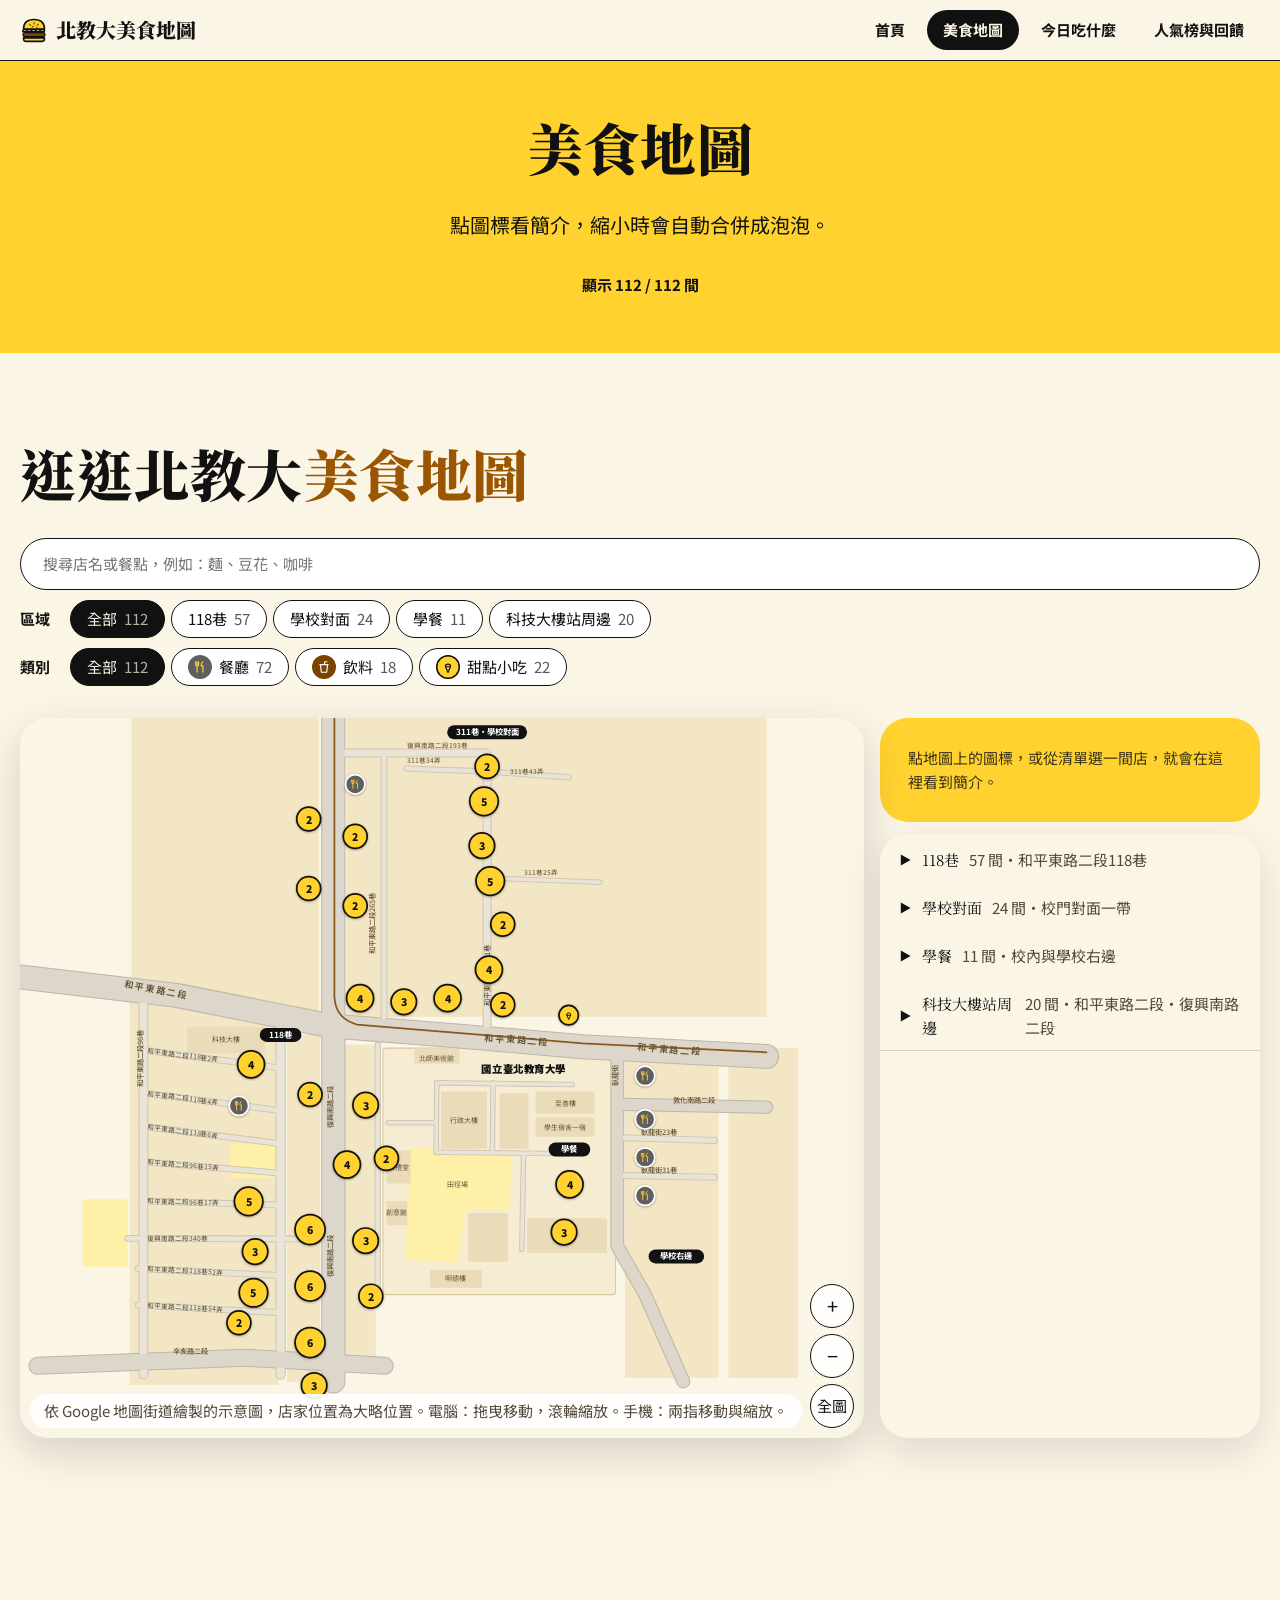
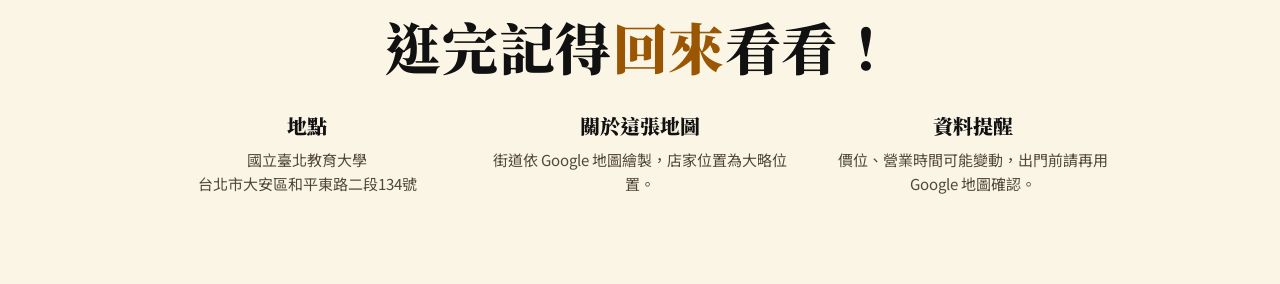
<file: map.html>
<!doctype html>
<html lang="zh-Hant">
<head>
<meta charset="utf-8">
<title>美食地圖｜北教大美食地圖</title>
<meta name="viewport" content="width=device-width,initial-scale=1">
<link rel="preconnect" href="https://fonts.googleapis.com">
<link rel="preconnect" href="https://fonts.gstatic.com" crossorigin>
<link rel="stylesheet" href="https://fonts.googleapis.com/css2?family=Noto+Sans+TC:wght@400;500;700;900&family=Noto+Serif+TC:wght@900&display=swap">
<link rel="icon" type="image/svg+xml" href="images/logo.svg">
<link rel="icon" type="image/png" sizes="32x32" href="images/favicon-32.png">
<link rel="apple-touch-icon" href="images/apple-touch-icon.png">
<link rel="shortcut icon" href="favicon.ico">
<link rel="stylesheet" href="css/style.css">
</head>
<body>
<svg width="0" height="0" style="position:absolute" aria-hidden="true">
  <defs>
    <symbol id="i-food" viewBox="0 0 24 24"><path d="M7 3v6M4.5 3v5a2.5 2.5 0 0 0 5 0V3M7 11v10M17 3c-2.2 1.4-3 4-3 7h3v11"/></symbol>
    <symbol id="i-drink" viewBox="0 0 24 24"><path d="M5 8h14M6 8l1.3 12.2a1 1 0 0 0 1 .8h7.4a1 1 0 0 0 1-.8L18 8M12 8l1.5-5H17"/></symbol>
    <symbol id="i-snack" viewBox="0 0 24 24"><path d="M7.5 11.5a4.5 4.5 0 1 1 9 0zM8 12l4 9.5 4-9.5"/></symbol>
  </defs>
</svg>
<header class="topnav"><div class="wrap"><a class="brand" href="index.html"><img src="images/logo.svg" alt="" width="28" height="28">北教大美食地圖</a><nav aria-label="主選單"><a href="index.html">首頁</a><a href="map.html" aria-current="page">美食地圖</a><a href="oracle.html">今日吃什麼</a><a href="rank.html">人氣榜與回饋</a></nav></div></header>
<div class="band yellow hero mini"><div class="wrap"><h1>美食地圖</h1><p class="sub">點圖標看簡介，縮小時會自動合併成泡泡。</p><p class="status" id="status" aria-live="polite"></p></div></div>
<div class="band" id="mapsec">
  <div class="wrap">
    <h2 class="sec">逛逛北教大<em>美食地圖</em></h2>
    <div class="tools">
    <div class="search">
      <label class="sr" for="q">搜尋店名或餐點</label>
      <input id="q" type="search" placeholder="搜尋店名或餐點，例如：麵、豆花、咖啡" autocomplete="off">
    </div>
    <div class="row">
      <span class="gl">區域</span>
      <div class="seg" id="zones" role="group" aria-label="區域">
        <button class="chip plain" data-zone="all" aria-pressed="true">全部 <span class="n"></span></button>
        <button class="chip plain" data-zone="118" aria-pressed="false">118巷 <span class="n"></span></button>
        <button class="chip plain" data-zone="across" aria-pressed="false">學校對面 <span class="n"></span></button>
        <button class="chip plain" data-zone="campus" aria-pressed="false">學餐 <span class="n"></span></button>
        <button class="chip plain" data-zone="mrt" aria-pressed="false">科技大樓站周邊 <span class="n"></span></button>
      </div>
    </div>
    <div class="row">
      <span class="gl">類別</span>
      <div class="seg" id="cats" role="group" aria-label="類別">
        <button class="chip plain" data-cat="all" aria-pressed="true">全部 <span class="n"></span></button>
        <button class="chip c-food" data-cat="food" aria-pressed="false"><span class="mk"><svg class="ico" viewBox="0 0 24 24"><use href="#i-food"/></svg></span>餐廳 <span class="n"></span></button>
        <button class="chip c-drink" data-cat="drink" aria-pressed="false"><span class="mk"><svg class="ico" viewBox="0 0 24 24"><use href="#i-drink"/></svg></span>飲料 <span class="n"></span></button>
        <button class="chip c-snack" data-cat="snack" aria-pressed="false"><span class="mk"><svg class="ico" viewBox="0 0 24 24"><use href="#i-snack"/></svg></span>甜點小吃 <span class="n"></span></button>
      </div>
    </div>
  </div>
    <div class="main">
    <div class="mapwrap">
      <svg id="map" viewBox="80 -680 1760 1900" preserveAspectRatio="xMidYMid meet" role="group" aria-label="北教大周邊美食街道地圖">
        <rect class="land" x="-2000" y="-2000" width="6000" height="6000"/>
        <g class="blocks">
          <rect x="165" y="170" width="428" height="1100"/>
          <rect x="618" y="262" width="96" height="1000"/>
          <rect x="786" y="290" width="88" height="930"/>
          <rect x="790" y="-720" width="1210" height="930"/>
          <rect x="170" y="-720" width="540" height="920"/>
          <rect x="1592" y="300" width="270" height="950"/>
          <rect x="1890" y="300" width="200" height="950"/>
        </g>
        <rect class="campus" x="895" y="300" width="670" height="710" rx="10"/>
        <g class="green">
          <polygon points="975,585 1268,612 1258,765 1135,765 1108,918 960,908"/>
          <rect x="455" y="575" width="140" height="100" rx="4"/>
          <rect x="30" y="735" width="130" height="195" rx="4"/>
        </g>
        <g class="bldg">
          <rect x="330" y="240" width="225" height="75" rx="4"/>
          <rect x="985" y="300" width="130" height="45" rx="4"/>
          <rect x="1062" y="425" width="133" height="165" rx="4"/>
          <rect x="1230" y="430" width="84" height="160" rx="4"/>
          <rect x="1335" y="425" width="170" height="65" rx="4"/>
          <rect x="1335" y="500" width="170" height="55" rx="4"/>
          <rect x="905" y="595" width="70" height="95" rx="4"/>
          <rect x="905" y="740" width="60" height="70" rx="4"/>
          <rect x="1030" y="940" width="150" height="50" rx="4"/>
          <rect x="1140" y="775" width="115" height="140" rx="4"/>
          <rect x="1310" y="790" width="230" height="100" rx="4"/>
        </g>
        <g id="casings"></g>
        <g id="fills"></g>
        <path class="mrt" d="M755 -720 L755 150 Q757 215 820 232 L1100 255 L1470 286 L2000 312"/>

        <g>
          <text class="st big" transform="translate(240 142) rotate(11)">和平東路二段</text>
          <text class="st big" transform="translate(1280 286) rotate(4.6)">和平東路二段</text>
          <text class="st big" transform="translate(1720 313) rotate(4.6)">和平東路二段</text>
          <text class="st" transform="translate(752 470) rotate(-90)">復興南路二段</text>
          <text class="st" transform="translate(752 900) rotate(-90)">復興南路二段</text>
          <text class="st" transform="translate(1572 380) rotate(-90)">臥龍街</text>
          <text class="st" transform="translate(1203 90) rotate(-90)">和平東路二段311巷</text>
          <text class="st" transform="translate(872 -60) rotate(-90)">和平東路二段265巷</text>
          <text class="st ln" transform="translate(965 -565)">復興南路二段193巷</text>
          <text class="st ln" transform="translate(965 -520)">311巷34弄</text>
          <text class="st ln" transform="translate(1262 -490)">311巷43弄</text>
          <text class="st ln" transform="translate(1300 -200)">311巷25弄</text>
          <text class="st" transform="translate(1790 457)">敦化南路二段</text>
          <text class="st" transform="translate(1690 550)">臥龍街23巷</text>
          <text class="st" transform="translate(1690 660)">臥龍街31巷</text>
          <text class="st" transform="translate(340 1182)">辛亥路二段</text>
          <text class="st" transform="translate(205 330) rotate(-90)">和平東路二段96巷</text>
          <text class="st ln" transform="translate(215 314) rotate(7.4)">和平東路二段118巷2弄</text>
          <text class="st ln" transform="translate(215 437) rotate(7.4)">和平東路二段118巷4弄</text>
          <text class="st ln" transform="translate(215 534) rotate(7.2)">和平東路二段118巷6弄</text>
          <text class="st ln" transform="translate(215 635) rotate(4.7)">和平東路二段96巷15弄</text>
          <text class="st ln" transform="translate(215 747) rotate(1.7)">和平東路二段96巷17弄</text>
          <text class="st ln" transform="translate(215 855)">復興南路二段340巷</text>
          <text class="st ln" transform="translate(215 943) rotate(2.8)">和平東路二段118巷52弄</text>
          <text class="st ln" transform="translate(215 1048) rotate(3.1)">和平東路二段118巷54弄</text>
          <text class="poi" x="443" y="283">科技大樓</text>
          <text class="poi" x="1050" y="336">北師美術館</text>
          <text class="poi" x="1128" y="515">行政大樓</text>
          <text class="poi" x="1420" y="466">至善樓</text>
          <text class="poi" x="1420" y="535">學生宿舍一宿</text>
          <text class="poi" x="940" y="650">大禮堂</text>
          <text class="poi" x="935" y="780">創意館</text>
          <text class="poi" x="1103" y="972">明德樓</text>
          <text class="poi" x="1110" y="700">田徑場</text>
          <text class="sname" x="1300" y="372">國立臺北教育大學</text>
        </g>
        <g class="badge" transform="translate(600 262)"><rect x="-60" y="-20" width="120" height="40" rx="20"/><text y="8">118巷</text></g>
        <g class="badge" transform="translate(1195 -610)"><rect x="-115" y="-20" width="230" height="40" rx="20"/><text y="8">311巷・學校對面</text></g>
        <g class="badge" transform="translate(1432 592)"><rect x="-60" y="-20" width="120" height="40" rx="20"/><text y="8">學餐</text></g>
        <g class="badge" transform="translate(1740 900)"><rect x="-80" y="-20" width="160" height="40" rx="20"/><text y="8">學校右邊</text></g>

        <g id="pins"></g><g id="clusters"></g><g id="hov"></g>
      </svg>
      <div class="peek" id="peek" hidden>
        <span id="peek-ico"></span>
        <div class="nm"><b id="peek-name"></b><small id="peek-meta"></small></div>
        <button class="btn" id="peek-go" type="button">詳細資訊</button>
      </div>
      <div class="maptoast" id="maptoast" aria-hidden="true"><span></span></div>
      <p class="hint">依 Google 地圖街道繪製的示意圖，店家位置為大略位置。電腦：拖曳移動，滾輪縮放。手機：兩指移動與縮放。</p>
      <div class="zoom">
        <button id="zin" aria-label="放大">+</button>
        <button id="zout" aria-label="縮小">−</button>
        <button id="zfit" aria-label="顯示全部範圍">全圖</button>
      </div>
    </div>

    <aside class="side">
      <section class="card" id="detail-card" aria-live="polite"><div id="detail"></div></section>
      <div class="list" id="list"></div>
    </aside>
  </div>
  </div>
</div>

<footer class="band foot">
  <div class="wrap">
    <h2 class="sec">逛完記得<em>回來</em>看看！</h2>
    <div class="foot-grid">
      <div><h3>地點</h3><p>國立臺北教育大學<br>台北市大安區和平東路二段134號</p></div>
      <div><h3>關於這張地圖</h3><p>街道依 Google 地圖繪製，店家位置為大略位置。</p></div>
      <div><h3>資料提醒</h3><p>價位、營業時間可能變動，出門前請再用 Google 地圖確認。</p></div>
    </div>
  </div>
</footer>
<script src="js/common.js"></script>
<script src="js/data.js"></script>
<script src="js/map.js"></script>
<script src="js/anim.js"></script>
</body>
</html>
</file>
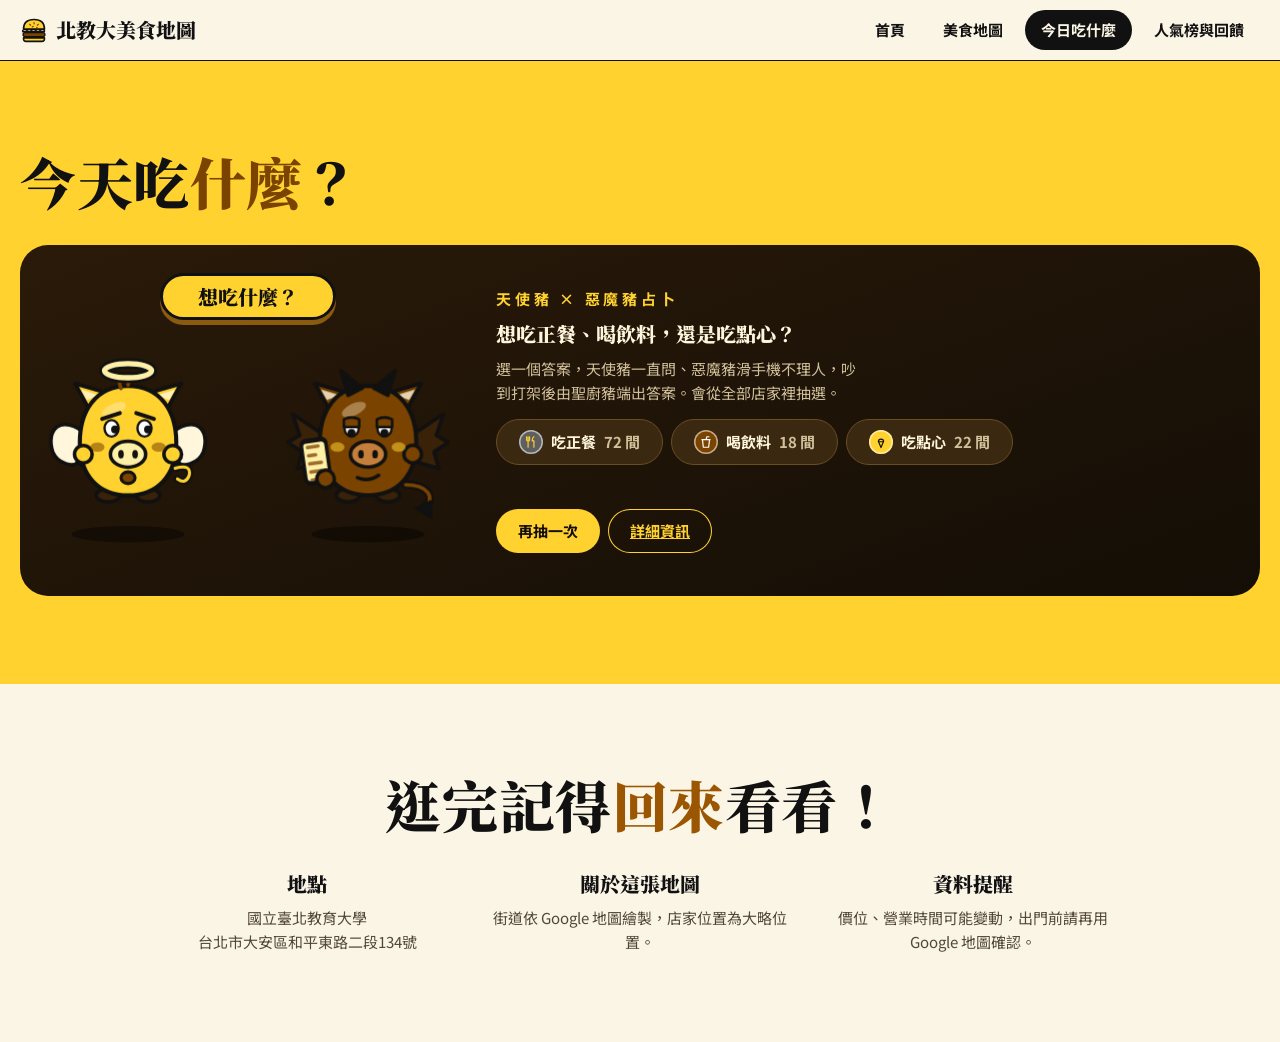
<file: oracle.html>
<!doctype html>
<html lang="zh-Hant">
<head>
<meta charset="utf-8">
<title>今日吃什麼｜北教大美食地圖</title>
<meta name="viewport" content="width=device-width,initial-scale=1">
<link rel="preconnect" href="https://fonts.googleapis.com">
<link rel="preconnect" href="https://fonts.gstatic.com" crossorigin>
<link rel="stylesheet" href="https://fonts.googleapis.com/css2?family=Noto+Sans+TC:wght@400;500;700;900&family=Noto+Serif+TC:wght@900&display=swap">
<link rel="icon" type="image/svg+xml" href="images/logo.svg">
<link rel="icon" type="image/png" sizes="32x32" href="images/favicon-32.png">
<link rel="apple-touch-icon" href="images/apple-touch-icon.png">
<link rel="shortcut icon" href="favicon.ico">
<link rel="stylesheet" href="css/style.css">
</head>
<body>
<svg width="0" height="0" style="position:absolute" aria-hidden="true">
  <defs>
    <symbol id="i-food" viewBox="0 0 24 24"><path d="M7 3v6M4.5 3v5a2.5 2.5 0 0 0 5 0V3M7 11v10M17 3c-2.2 1.4-3 4-3 7h3v11"/></symbol>
    <symbol id="i-drink" viewBox="0 0 24 24"><path d="M5 8h14M6 8l1.3 12.2a1 1 0 0 0 1 .8h7.4a1 1 0 0 0 1-.8L18 8M12 8l1.5-5H17"/></symbol>
    <symbol id="i-snack" viewBox="0 0 24 24"><path d="M7.5 11.5a4.5 4.5 0 1 1 9 0zM8 12l4 9.5 4-9.5"/></symbol>
  </defs>
</svg>
<header class="topnav"><div class="wrap"><a class="brand" href="index.html"><img src="images/logo.svg" alt="" width="28" height="28">北教大美食地圖</a><nav aria-label="主選單"><a href="index.html">首頁</a><a href="map.html">美食地圖</a><a href="oracle.html" aria-current="page">今日吃什麼</a><a href="rank.html">人氣榜與回饋</a></nav></div></header>
<div class="band yellow" id="oracle-band">
  <div class="wrap">
    <h2 class="sec">今天吃<em>什麼</em>？</h2>
    <section class="oracle" id="oracle" aria-labelledby="oq">
    <div class="orb" id="orb">
      <svg class="arena" viewBox="0 0 340 250" aria-hidden="true">
        <defs><linearGradient id="beam" x1="0" y1="0" x2="0" y2="1"><stop offset="0" stop-color="#ffd230" stop-opacity=".55"/><stop offset="1" stop-color="#ffd230" stop-opacity="0"/></linearGradient></defs><path class="beam" d="M148 -6 L192 -6 L262 232 L78 232Z" fill="url(#beam)"/><ellipse cx="68" cy="222" rx="48" ry="7" fill="#000" opacity=".4"/><ellipse cx="272" cy="222" rx="48" ry="7" fill="#000" opacity=".4"/><g class="sp spA" transform="translate(18 82)"><g class="spin">
  <g class="wing wl"><path d="M16 56 C-8 36 -20 52 -14 70 C-10 80 4 84 8 78 C10 84 20 86 22 78Z" fill="#fff6dc" stroke="#111" stroke-width="3" stroke-linejoin="round"/></g>
  <g class="wing wr"><path d="M84 56 C108 36 120 52 114 70 C110 80 96 84 92 78 C90 84 80 86 78 78Z" fill="#fff6dc" stroke="#111" stroke-width="3" stroke-linejoin="round"/></g>
  <ellipse cx="33" cy="107" rx="10" ry="5.5" fill="#3a2208" stroke="#111" stroke-width="3"/><ellipse cx="67" cy="107" rx="10" ry="5.5" fill="#3a2208" stroke="#111" stroke-width="3"/>
  <path d="M17 34 L5 12 L36 21Z" fill="#ffd230" stroke="#111" stroke-width="3.2" stroke-linejoin="round"/><path d="M83 34 L95 12 L64 21Z" fill="#ffd230" stroke="#111" stroke-width="3.2" stroke-linejoin="round"/>
  <path d="M15 26 L10 17 L26 22Z" fill="#fff6dc" opacity=".8"/><path d="M85 26 L90 17 L74 22Z" fill="#fff6dc" opacity=".8"/>
  <path d="M50 14 C78 14 91 36 91 62 C91 90 75 107 50 107 C25 107 9 90 9 62 C9 36 22 14 50 14Z" fill="#ffd230" stroke="#111" stroke-width="3.5" stroke-linejoin="round"/>
  <ellipse cx="38" cy="34" rx="11" ry="5" transform="rotate(-25 38 34)" fill="#fff6dc" opacity=".35"/>
  <ellipse cx="50" cy="72" rx="15" ry="11" fill="#fff0a8" stroke="#111" stroke-width="3"/><ellipse cx="44" cy="72" rx="2.4" ry="3.6" fill="#111"/><ellipse cx="56" cy="72" rx="2.4" ry="3.6" fill="#111"/>
  <path d="M44 16 Q40 6 48 7 Q52 8 50 13" fill="none" stroke="#7a4300" stroke-width="3.2" stroke-linecap="round"/><path d="M90 84 Q104 80 102 90 Q99 98 92 93" fill="none" stroke="#111" stroke-width="6" stroke-linecap="round"/><path d="M90 84 Q104 80 102 90 Q99 98 92 93" fill="none" stroke="#ffd230" stroke-width="2.6" stroke-linecap="round"/>
  <g class="halo"><ellipse cx="50" cy="1" rx="20" ry="6" fill="none" stroke="#111" stroke-width="9"/><ellipse cx="50" cy="1" rx="20" ry="6" fill="none" stroke="#fff0a8" stroke-width="4.5"/></g>
  <circle cx="12" cy="72" r="7.5" fill="#ffd230" stroke="#111" stroke-width="3"/><circle cx="88" cy="72" r="7.5" fill="#ffd230" stroke="#111" stroke-width="3"/>
  <ellipse cx="24" cy="66" rx="6" ry="4" fill="#7a4300" opacity=".55"/><ellipse cx="76" cy="66" rx="6" ry="4" fill="#7a4300" opacity=".55"/>
  <g class="f-idle">
    <ellipse cx="36" cy="50" rx="6" ry="7" fill="#fff" stroke="#111" stroke-width="2"/><circle cx="39" cy="51" r="3.4" fill="#111"/>
    <ellipse cx="64" cy="50" rx="6" ry="7" fill="#fff" stroke="#111" stroke-width="2"/><circle cx="67" cy="51" r="3.4" fill="#111"/>
    <path d="M28 42 L43 37 M72 42 L57 37" fill="none" stroke="#111" stroke-width="3.4" stroke-linecap="round"/>
    <ellipse class="talk" cx="50" cy="92" rx="6" ry="5" fill="#7a4300" stroke="#111" stroke-width="2.6"/>
  </g>
  <g class="f-hurt">
    <path d="M31 44 L44 51 L31 58 M69 44 L56 51 L69 58" fill="none" stroke="#111" stroke-width="3.8" stroke-linecap="round" stroke-linejoin="round"/>
    <path d="M40 92 Q45 86 50 92 T60 92" fill="none" stroke="#111" stroke-width="3" stroke-linecap="round"/>
    <g transform="rotate(-28 20 68)"><rect x="10" y="63" width="20" height="10" rx="5" fill="#fff6dc" stroke="#111" stroke-width="2.2"/><rect x="17" y="63" width="6" height="10" fill="#e6d3a0"/></g>
    <circle cx="50" cy="21" r="7" fill="#fff0a8" stroke="#111" stroke-width="2.6"/><path d="M46.5 21 L53.5 21 M50 17.5 L50 24.5" stroke="#111" stroke-width="2" stroke-linecap="round"/>
    <path d="M86 38 Q91 46 86 50 Q81 46 86 38Z" fill="#fff6dc" stroke="#111" stroke-width="2"/>
  </g>
  <g class="dizzy" transform="translate(0 -14)"><path d="M26 -11 L28.2 -6.2 L33 -4 L28.2 -1.8 L26 3 L23.8 -1.8 L19 -4 L23.8 -6.2Z" fill="#ffd230" stroke="#111" stroke-width="1.6" stroke-linejoin="round"/><path d="M50 -22 L52.6 -16.6 L58 -14 L52.6 -11.4 L50 -6 L47.4 -11.4 L42 -14 L47.4 -16.6Z" fill="#fff6dc" stroke="#111" stroke-width="1.6" stroke-linejoin="round"/><path d="M74 -11 L76.2 -6.2 L81 -4 L76.2 -1.8 L74 3 L71.8 -1.8 L67 -4 L71.8 -6.2Z" fill="#ffd230" stroke="#111" stroke-width="1.6" stroke-linejoin="round"/></g>
</g></g><g class="sp spB" transform="translate(222 82)"><g class="spin">
  <g class="wing wl"><path d="M16 58 L-14 38 L-8 56 L-18 62 L-6 70 L-10 84 L18 76Z" fill="#3a2208" stroke="#111" stroke-width="3" stroke-linejoin="round"/></g>
  <g class="wing wr"><path d="M84 58 L114 38 L108 56 L118 62 L106 70 L110 84 L82 76Z" fill="#3a2208" stroke="#111" stroke-width="3" stroke-linejoin="round"/></g>
  <path d="M82 98 C100 98 108 108 98 118" fill="none" stroke="#111" stroke-width="7" stroke-linecap="round"/><path d="M82 98 C100 98 108 108 98 118" fill="none" stroke="#7a4300" stroke-width="3" stroke-linecap="round"/>
  <path d="M91 118 L103 112 L104 126Z" fill="#111" stroke="#111" stroke-width="2" stroke-linejoin="round"/>
  <ellipse cx="33" cy="107" rx="10" ry="5.5" fill="#3a2208" stroke="#111" stroke-width="3"/><ellipse cx="67" cy="107" rx="10" ry="5.5" fill="#3a2208" stroke="#111" stroke-width="3"/>
  <path d="M17 34 L5 12 L36 21Z" fill="#7a4300" stroke="#111" stroke-width="3.2" stroke-linejoin="round"/><path d="M83 34 L95 12 L64 21Z" fill="#7a4300" stroke="#111" stroke-width="3.2" stroke-linejoin="round"/>
  <path d="M15 26 L10 17 L26 22Z" fill="#fff6dc" opacity=".8"/><path d="M85 26 L90 17 L74 22Z" fill="#fff6dc" opacity=".8"/>
  <path d="M50 14 C78 14 91 36 91 62 C91 90 75 107 50 107 C25 107 9 90 9 62 C9 36 22 14 50 14Z" fill="#7a4300" stroke="#111" stroke-width="3.5" stroke-linejoin="round"/>
  <ellipse cx="38" cy="34" rx="11" ry="5" transform="rotate(-25 38 34)" fill="#fff6dc" opacity=".35"/>
  <ellipse cx="50" cy="72" rx="15" ry="11" fill="#c4803a" stroke="#111" stroke-width="3"/><ellipse cx="44" cy="72" rx="2.4" ry="3.6" fill="#111"/><ellipse cx="56" cy="72" rx="2.4" ry="3.6" fill="#111"/>
  <path d="M33 22 L27 1 L45 16Z" fill="#111" stroke="#111" stroke-width="3" stroke-linejoin="round"/><path d="M67 22 L73 1 L55 16Z" fill="#111" stroke="#111" stroke-width="3" stroke-linejoin="round"/>
  <circle cx="88" cy="72" r="7.5" fill="#7a4300" stroke="#111" stroke-width="3"/>
  <ellipse cx="24" cy="66" rx="6" ry="4" fill="#ffd230" opacity=".55"/><ellipse cx="76" cy="66" rx="6" ry="4" fill="#ffd230" opacity=".55"/>
  <g class="f-idle">
    <ellipse cx="36" cy="50" rx="6" ry="7" fill="#fff" stroke="#111" stroke-width="2"/><circle cx="36" cy="54" r="3.4" fill="#111"/><path d="M29.5 42.5 Q36 39 42.5 42.5 L42.5 49 L29.5 49Z" fill="#7a4300" stroke="#111" stroke-width="2.2" stroke-linejoin="round"/>
    <ellipse cx="64" cy="50" rx="6" ry="7" fill="#fff" stroke="#111" stroke-width="2"/><circle cx="64" cy="54" r="3.4" fill="#111"/><path d="M57.5 42.5 Q64 39 70.5 42.5 L70.5 49 L57.5 49Z" fill="#7a4300" stroke="#111" stroke-width="2.2" stroke-linejoin="round"/>
    <path d="M41 92 Q50 96 59 90" fill="none" stroke="#111" stroke-width="3" stroke-linecap="round"/>
  </g>
  <g class="f-hurt">
    <path d="M31 44 L44 51 L31 58 M69 44 L56 51 L69 58" fill="none" stroke="#111" stroke-width="3.8" stroke-linecap="round" stroke-linejoin="round"/>
    <path d="M40 92 Q45 86 50 92 T60 92" fill="none" stroke="#111" stroke-width="3" stroke-linecap="round"/>
    <g transform="rotate(-28 20 68)"><rect x="10" y="63" width="20" height="10" rx="5" fill="#fff6dc" stroke="#111" stroke-width="2.2"/><rect x="17" y="63" width="6" height="10" fill="#e6d3a0"/></g>
    <circle cx="50" cy="21" r="7" fill="#fff0a8" stroke="#111" stroke-width="2.6"/><path d="M46.5 21 L53.5 21 M50 17.5 L50 24.5" stroke="#111" stroke-width="2" stroke-linecap="round"/>
    <path d="M86 38 Q91 46 86 50 Q81 46 86 38Z" fill="#fff6dc" stroke="#111" stroke-width="2"/>
  </g>
  <g class="dizzy" transform="translate(0 -14)"><path d="M26 -11 L28.2 -6.2 L33 -4 L28.2 -1.8 L26 3 L23.8 -1.8 L19 -4 L23.8 -6.2Z" fill="#ffd230" stroke="#111" stroke-width="1.6" stroke-linejoin="round"/><path d="M50 -22 L52.6 -16.6 L58 -14 L52.6 -11.4 L50 -6 L47.4 -11.4 L42 -14 L47.4 -16.6Z" fill="#fff6dc" stroke="#111" stroke-width="1.6" stroke-linejoin="round"/><path d="M74 -11 L76.2 -6.2 L81 -4 L76.2 -1.8 L74 3 L71.8 -1.8 L67 -4 L71.8 -6.2Z" fill="#ffd230" stroke="#111" stroke-width="1.6" stroke-linejoin="round"/></g>
  <g class="phone" transform="rotate(-8 6 80)"><rect x="-6" y="58" width="24" height="40" rx="5.5" fill="#111"/><clipPath id="scr"><rect x="-3" y="62" width="18" height="32" rx="2.5"/></clipPath><rect x="-3" y="62" width="18" height="32" rx="2.5" fill="#fff0a8"/><g clip-path="url(#scr)"><g class="scroll"><rect x="-1" y="64" width="12" height="3" rx="1.5" fill="#7a4300" opacity=".75"/><rect x="-1" y="71" width="9" height="3" rx="1.5" fill="#7a4300" opacity=".75"/><rect x="-1" y="78" width="13" height="3" rx="1.5" fill="#7a4300" opacity=".75"/><rect x="-1" y="85" width="12" height="3" rx="1.5" fill="#7a4300" opacity=".75"/><rect x="-1" y="92" width="9" height="3" rx="1.5" fill="#7a4300" opacity=".75"/><rect x="-1" y="99" width="13" height="3" rx="1.5" fill="#7a4300" opacity=".75"/><rect x="-1" y="106" width="12" height="3" rx="1.5" fill="#7a4300" opacity=".75"/><rect x="-1" y="113" width="9" height="3" rx="1.5" fill="#7a4300" opacity=".75"/><rect x="-1" y="120" width="13" height="3" rx="1.5" fill="#7a4300" opacity=".75"/><rect x="-1" y="127" width="12" height="3" rx="1.5" fill="#7a4300" opacity=".75"/></g></g><circle cx="12" cy="94" r="7.5" fill="#7a4300" stroke="#111" stroke-width="3"/></g>
</g></g><g class="say" style="--k:0"><rect x="6" y="40" width="92" height="28" rx="14" fill="#fff6dc" stroke="#111" stroke-width="3"/><path d="M46 67 L66 67 L56 82 Z" fill="#fff6dc" stroke="#111" stroke-width="3" stroke-linejoin="round"/><rect x="50" y="66" width="12" height="4" fill="#fff6dc"/><text x="52" y="59" text-anchor="middle" class="bb">要吃什麼？</text></g><g class="say" style="--k:1"><rect x="242" y="40" width="92" height="28" rx="14" fill="#fff6dc" stroke="#111" stroke-width="3"/><path d="M282 67 L302 67 L292 82 Z" fill="#fff6dc" stroke="#111" stroke-width="3" stroke-linejoin="round"/><rect x="286" y="66" width="12" height="4" fill="#fff6dc"/><text x="288" y="59" text-anchor="middle" class="bb">不知道～</text></g><g class="say" style="--k:2"><rect x="6" y="40" width="92" height="28" rx="14" fill="#fff6dc" stroke="#111" stroke-width="3"/><path d="M46 67 L66 67 L56 82 Z" fill="#fff6dc" stroke="#111" stroke-width="3" stroke-linejoin="round"/><rect x="50" y="66" width="12" height="4" fill="#fff6dc"/><text x="52" y="59" text-anchor="middle" class="bb">你決定啦！</text></g><g class="say" style="--k:3"><rect x="242" y="40" width="92" height="28" rx="14" fill="#fff6dc" stroke="#111" stroke-width="3"/><path d="M282 67 L302 67 L292 82 Z" fill="#fff6dc" stroke="#111" stroke-width="3" stroke-linejoin="round"/><rect x="286" y="66" width="12" height="4" fill="#fff6dc"/><text x="288" y="59" text-anchor="middle" class="bb">隨便啦…</text></g>
        <g class="chefwrap"><g transform="translate(127 98) scale(.86)"><g class="chef">
  <g class="wing wl"><path d="M16 60 C-6 44 -16 56 -10 72 C-6 80 6 84 10 78 C12 84 20 84 22 78Z" fill="#ffd230" stroke="#111" stroke-width="3" stroke-linejoin="round"/></g>
  <g class="wing wr"><path d="M84 60 C106 44 116 56 110 72 C106 80 94 84 90 78 C88 84 80 84 78 78Z" fill="#ffd230" stroke="#111" stroke-width="3" stroke-linejoin="round"/></g>
  <ellipse cx="33" cy="107" rx="10" ry="5.5" fill="#3a2208" stroke="#111" stroke-width="3"/><ellipse cx="67" cy="107" rx="10" ry="5.5" fill="#3a2208" stroke="#111" stroke-width="3"/>
  <path d="M17 36 L5 14 L36 23Z" fill="#fff6dc" stroke="#111" stroke-width="3.2" stroke-linejoin="round"/><path d="M83 36 L95 14 L64 23Z" fill="#fff6dc" stroke="#111" stroke-width="3.2" stroke-linejoin="round"/>
  <path d="M50 14 C78 14 91 36 91 62 C91 90 75 107 50 107 C25 107 9 90 9 62 C9 36 22 14 50 14Z" fill="#fff6dc" stroke="#111" stroke-width="3.5" stroke-linejoin="round"/>
  <ellipse cx="50" cy="72" rx="15" ry="11" fill="#ffe08a" stroke="#111" stroke-width="3"/><ellipse cx="44" cy="72" rx="2.4" ry="3.6" fill="#111"/><ellipse cx="56" cy="72" rx="2.4" ry="3.6" fill="#111"/>
  <g fill="#111"><circle cx="34" cy="6" r="14"/><circle cx="50" cy="-4" r="16"/><circle cx="66" cy="6" r="14"/><rect x="26" y="4" width="48" height="20" rx="4"/></g>
  <g fill="#fff"><circle cx="34" cy="6" r="11"/><circle cx="50" cy="-4" r="13"/><circle cx="66" cy="6" r="11"/><rect x="29" y="5" width="42" height="16" rx="2.5"/></g>
  <path d="M29 14 L71 14" stroke="#e6d3a0" stroke-width="2"/>
  <g class="halo"><ellipse cx="50" cy="-26" rx="21" ry="6" fill="none" stroke="#111" stroke-width="9"/><ellipse cx="50" cy="-26" rx="21" ry="6" fill="none" stroke="#ffd230" stroke-width="4.5"/></g>
  <ellipse cx="22" cy="62" rx="6" ry="4" fill="#ffd230" opacity=".7"/><ellipse cx="78" cy="62" rx="6" ry="4" fill="#ffd230" opacity=".7"/>
  <path d="M31 50 Q37 43 43 50 M57 50 Q63 43 69 50" fill="none" stroke="#111" stroke-width="3.4" stroke-linecap="round"/>
  <ellipse cx="50" cy="109" rx="38" ry="6.5" fill="#7a4300" stroke="#111" stroke-width="3"/>
  <circle cx="14" cy="100" r="7" fill="#fff6dc" stroke="#111" stroke-width="3"/><circle cx="86" cy="100" r="7" fill="#fff6dc" stroke="#111" stroke-width="3"/>
  <g class="dome"><path d="M18 106 Q18 86 50 84 Q82 86 82 106Z" fill="#ffd230" stroke="#111" stroke-width="3.5" stroke-linejoin="round"/><path d="M27 98 Q28 88 40 84" fill="none" stroke="#fff6dc" stroke-width="3.5" stroke-linecap="round" opacity=".8"/><circle cx="50" cy="81" r="4.5" fill="#7a4300" stroke="#111" stroke-width="2.6"/></g>
</g></g><path class="tw" style="animation-delay:0s" d="M120 93 L122.2 97.8 L127 100 L122.2 102.2 L120 107 L117.8 102.2 L113 100 L117.8 97.8Z" fill="#ffd230" stroke="#111" stroke-width="1.6" stroke-linejoin="round"/><path class="tw" style="animation-delay:0.4s" d="M222 84 L224.6 89.4 L230 92 L224.6 94.6 L222 100 L219.4 94.6 L214 92 L219.4 89.4Z" fill="#ffd230" stroke="#111" stroke-width="1.6" stroke-linejoin="round"/><path class="tw" style="animation-delay:0.8s" d="M112 154 L113.9 158.1 L118 160 L113.9 161.9 L112 166 L110.1 161.9 L106 160 L110.1 158.1Z" fill="#ffd230" stroke="#111" stroke-width="1.6" stroke-linejoin="round"/><path class="tw" style="animation-delay:1.1s" d="M230 143 L232.2 147.8 L237 150 L232.2 152.2 L230 157 L227.8 152.2 L223 150 L227.8 147.8Z" fill="#ffd230" stroke="#111" stroke-width="1.6" stroke-linejoin="round"/><path class="tw" style="animation-delay:0.6s" d="M170 54 L171.9 58.1 L176 60 L171.9 61.9 L170 66 L168.1 61.9 L164 60 L168.1 58.1Z" fill="#ffd230" stroke="#111" stroke-width="1.6" stroke-linejoin="round"/></g>
        <g class="fight"><g class="cloud"><g fill="#111"><circle cx="170" cy="145" r="48"/><circle cx="128" cy="160" r="36"/><circle cx="212" cy="160" r="36"/><circle cx="148" cy="114" r="34"/><circle cx="196" cy="114" r="34"/><circle cx="120" cy="128" r="29"/><circle cx="222" cy="130" r="29"/><circle cx="170" cy="182" r="36"/><circle cx="138" cy="188" r="27"/><circle cx="202" cy="188" r="27"/></g><g fill="#f4ecd6"><circle cx="170" cy="145" r="44"/><circle cx="128" cy="160" r="32"/><circle cx="212" cy="160" r="32"/><circle cx="148" cy="114" r="30"/><circle cx="196" cy="114" r="30"/><circle cx="120" cy="128" r="25"/><circle cx="222" cy="130" r="25"/><circle cx="170" cy="182" r="32"/><circle cx="138" cy="188" r="23"/><circle cx="202" cy="188" r="23"/></g><g fill="#cdbf9d" opacity=".55"><circle cx="176" cy="154" r="24"/><circle cx="134" cy="169" r="18"/><circle cx="218" cy="169" r="18"/><circle cx="154" cy="123" r="16"/><circle cx="202" cy="123" r="16"/><circle cx="126" cy="137" r="14"/><circle cx="228" cy="139" r="14"/></g>
  <g class="pk pk1"><circle cx="112" cy="102" r="11" fill="#ffd230" stroke="#111" stroke-width="3.2"/></g>
  <g class="pk pk2"><circle cx="230" cy="106" r="11" fill="#7a4300" stroke="#111" stroke-width="3.2"/></g>
  <g class="pk pk3"><ellipse cx="116" cy="206" rx="14" ry="9" fill="#ffd230" stroke="#111" stroke-width="3.2"/></g>
  <g class="pk pk4"><ellipse cx="226" cy="204" rx="14" ry="9" fill="#7a4300" stroke="#111" stroke-width="3.2"/></g>
  <g class="pk pk5"><path d="M240 160 L262 150 L258 176Z" fill="#111" stroke="#111" stroke-width="3" stroke-linejoin="round"/></g>
  <g class="pk pk6"><ellipse cx="132" cy="84" rx="18" ry="6" fill="none" stroke="#111" stroke-width="9"/><ellipse cx="132" cy="84" rx="18" ry="6" fill="none" stroke="#fff0a8" stroke-width="4.5"/></g>
</g><g class="bst" style="animation-delay:0s"><path d="M97.6,117.8 L84.0,120.7 L87.6,136.8 L73.1,128.8 L66.6,146.9 L59.5,129.0 L46.9,135.1 L48.4,121.2 L31.9,119.6 L44.0,108.3 L28.9,96.5 L48.0,95.3 L46.2,81.5 L58.9,87.2 L65.5,72.0 L72.5,87.0 L88.4,76.2 L83.6,94.8 L97.4,97.3 L88.0,107.7Z" fill="#ffd230" stroke="#111" stroke-width="3.4" stroke-linejoin="round"/><text x="66" y="115" text-anchor="middle" class="bt">碰!</text></g><g class="bst" style="animation-delay:0.28s"><path d="M309.6,119.8 L296.0,122.7 L299.6,138.8 L285.1,130.8 L278.6,148.9 L271.5,131.0 L258.9,137.1 L260.4,123.2 L243.9,121.6 L256.0,110.3 L240.9,98.5 L260.0,97.3 L258.2,83.5 L270.9,89.2 L277.5,74.0 L284.5,89.0 L300.4,78.2 L295.6,96.8 L309.4,99.3 L300.0,109.7Z" fill="#fff6dc" stroke="#111" stroke-width="3.4" stroke-linejoin="round"/><text x="278" y="117" text-anchor="middle" class="bt">啪!</text></g><g class="bst" style="animation-delay:0.55s"><path d="M323.6,205.8 L310.0,208.7 L313.6,224.8 L299.1,216.8 L292.6,234.9 L285.5,217.0 L272.9,223.1 L274.4,209.2 L257.9,207.6 L270.0,196.3 L254.9,184.5 L274.0,183.3 L272.2,169.5 L284.9,175.2 L291.5,160.0 L298.5,175.0 L314.4,164.2 L309.6,182.8 L323.4,185.3 L314.0,195.7Z" fill="#ffd230" stroke="#111" stroke-width="3.4" stroke-linejoin="round"/><text x="292" y="203" text-anchor="middle" class="bt">咚!</text></g><g class="bst" style="animation-delay:0.8s"><path d="M83.6,203.8 L70.0,206.7 L73.6,222.8 L59.1,214.8 L52.6,232.9 L45.5,215.0 L32.9,221.1 L34.4,207.2 L17.9,205.6 L30.0,194.3 L14.9,182.5 L34.0,181.3 L32.2,167.5 L44.9,173.2 L51.5,158.0 L58.5,173.0 L74.4,162.2 L69.6,180.8 L83.4,183.3 L74.0,193.7Z" fill="#fff6dc" stroke="#111" stroke-width="3.4" stroke-linejoin="round"/><text x="52" y="201" text-anchor="middle" class="bt">砰!</text></g><path class="fly" style="--dx:-110;--dy:-60;animation-delay:0s" d="M170 136 L172.9 142.1 L179 145 L172.9 147.9 L170 154 L167.1 147.9 L161 145 L167.1 142.1Z" fill="#ffd230" stroke="#111" stroke-width="1.8" stroke-linejoin="round"/><path class="fly" style="--dx:110;--dy:-70;animation-delay:0.2s" d="M170 136 L172.9 142.1 L179 145 L172.9 147.9 L170 154 L167.1 147.9 L161 145 L167.1 142.1Z" fill="#ffd230" stroke="#111" stroke-width="1.8" stroke-linejoin="round"/><path class="fly" style="--dx:-120;--dy:50;animation-delay:0.4s" d="M170 136 L172.9 142.1 L179 145 L172.9 147.9 L170 154 L167.1 147.9 L161 145 L167.1 142.1Z" fill="#ffd230" stroke="#111" stroke-width="1.8" stroke-linejoin="round"/><path class="fly" style="--dx:120;--dy:60;animation-delay:0.6s" d="M170 136 L172.9 142.1 L179 145 L172.9 147.9 L170 154 L167.1 147.9 L161 145 L167.1 142.1Z" fill="#ffd230" stroke="#111" stroke-width="1.8" stroke-linejoin="round"/><path class="fly" style="--dx:0;--dy:-95;animation-delay:0.3s" d="M170 136 L172.9 142.1 L179 145 L172.9 147.9 L170 154 L167.1 147.9 L161 145 L167.1 142.1Z" fill="#ffd230" stroke="#111" stroke-width="1.8" stroke-linejoin="round"/><path class="fly" style="--dx:10;--dy:90;animation-delay:0.5s" d="M170 136 L172.9 142.1 L179 145 L172.9 147.9 L170 154 L167.1 147.9 L161 145 L167.1 142.1Z" fill="#ffd230" stroke="#111" stroke-width="1.8" stroke-linejoin="round"/></g>
      </svg>
      <div class="orb-txt" id="orb-txt">想吃什麼？</div>
    </div>
    <div class="oracle-body">
      <p class="o-eyebrow">天使豬 × 惡魔豬占卜</p>
      <h2 class="oq" id="oq">想吃正餐、喝飲料，還是吃點心？</h2>
      <p class="o-sub">選一個答案，天使豬一直問、惡魔豬滑手機不理人，吵到打架後由聖廚豬端出答案。會從全部店家裡抽選。</p>
      <div class="oa" id="oa" role="group" aria-label="今天想吃什麼">
        <button class="ans c-food" type="button" data-ans="food" aria-pressed="false"><span class="mk"><svg class="ico" viewBox="0 0 24 24"><use href="#i-food"/></svg></span>吃正餐 <small></small></button>
        <button class="ans c-drink" type="button" data-ans="drink" aria-pressed="false"><span class="mk"><svg class="ico" viewBox="0 0 24 24"><use href="#i-drink"/></svg></span>喝飲料 <small></small></button>
        <button class="ans c-snack" type="button" data-ans="snack" aria-pressed="false"><span class="mk"><svg class="ico" viewBox="0 0 24 24"><use href="#i-snack"/></svg></span>吃點心 <small></small></button>
      </div>
      <div class="ores" id="ores" aria-live="polite"></div>
      <div class="o-actions"><button class="again" id="again" type="button" hidden>再抽一次</button><a class="again alt" id="o-detail" href="map.html" hidden>詳細資訊</a></div>
    </div>
  </section>
  </div>
</div>

<footer class="band foot">
  <div class="wrap">
    <h2 class="sec">逛完記得<em>回來</em>看看！</h2>
    <div class="foot-grid">
      <div><h3>地點</h3><p>國立臺北教育大學<br>台北市大安區和平東路二段134號</p></div>
      <div><h3>關於這張地圖</h3><p>街道依 Google 地圖繪製，店家位置為大略位置。</p></div>
      <div><h3>資料提醒</h3><p>價位、營業時間可能變動，出門前請再用 Google 地圖確認。</p></div>
    </div>
  </div>
</footer>
<script src="js/common.js"></script>
<script src="js/data.js"></script>
<script src="js/oracle.js"></script>
<script src="js/anim.js"></script>
</body>
</html>
</file>
<file: css/style.css>
/* Layout: filter bar on top; pan/zoom street map on the left, shop detail + list on the right.
   The base map is redrawn from a Google Maps screenshot (map units = screenshot pixels):
   和平東路二段 runs west to east, 復興南路二段 crosses it, 118巷 runs south on the west side,
   the campus sits south-east of the crossing, 311巷 runs north opposite the campus gate. */
:root{
  --font-body:'Noto Sans TC','PingFang TC','Microsoft JhengHei',system-ui,sans-serif;
  --font-display:'Noto Serif TC','Songti TC','PMingLiU',serif;
  --bg:#fbf5e6; --surface:#ffffff; --fg:#111111; --muted:#52483a; --line:rgba(17,17,17,.16);
  --accent:#111111; --on-accent:#ffffff;
  --food:#5f5f5f; --drink:#7a4300; --snack:#ffd230;
  --pin-icon:#ffffff; --pin-ring:#ffffff; --glass:rgba(255,255,255,.92);
  --land:#fbf5e6; --block:#f3e6c4; --bldg:#eadcb8; --campus:#f5ecd2; --campus-edge:#d9c79a; --green:#fff0a8;
  --road:#dcd7ca; --road-edge:#bdb7a8; --lane:#e9e4d6; --lane-edge:#cfc8b6; --maptext:#6b5a3a; --mrt:#7a4300;
  --halo:rgba(255,255,255,.92);
  --fs-s:15px; --fs-m:20px; --fs-l:clamp(32px,5.5vw,56px);
  --fx-ink:#140e06; --fx-ink2:#2a1a09; --fx-text:#fff6dc; --fx-mute:#d1c09a; --fx-line:#6a4d22; --fx-chip:#3a2810;
  --fx-gold:#ffd230; --fx-goldd:#8a5a10; --fx-a:#fff0b8; --fx-b:#9a5c14; --fx-c:#0e0904;
  --fx-m1:#ffd230; --fx-m2:#b8742a; --fx-m3:#fff0a8;
}


*{box-sizing:border-box}
html,body{margin:0}
body{background:var(--bg);color:var(--fg);font-family:var(--font-body);font-size:var(--fs-s);line-height:1.6;padding:0}
button,input{font:inherit;color:inherit}
.sr{position:absolute;width:1px;height:1px;overflow:hidden;clip:rect(0 0 0 0);white-space:nowrap}
.wrap{max-width:1240px;margin:0 auto;display:grid;gap:16px}
header{display:flex;flex-wrap:wrap;align-items:flex-end;justify-content:space-between;gap:6px 24px}
h1{font-family:var(--font-display);font-weight:900;font-size:var(--fs-l);line-height:1.1;margin:0;letter-spacing:.02em;text-wrap:balance}
.sub{margin:6px 0 0;color:var(--muted);max-width:48ch}
.status{margin:0;color:var(--muted);font-variant-numeric:tabular-nums}

.tools{display:grid;gap:10px}
.search input{width:100%;padding:10px 14px;border:1px solid var(--line);border-radius:8px;background:var(--surface)}
.search input:focus-visible,.chip:focus-visible,.item:focus-visible,.zoom button:focus-visible,.btn:focus-visible,.x:focus-visible{outline:2px solid var(--accent);outline-offset:2px}
.row{display:flex;flex-wrap:wrap;align-items:center;gap:8px 12px}
.gl{color:var(--muted);font-size:var(--fs-s);min-width:2.5em}
.seg{display:flex;flex-wrap:wrap;gap:6px}
.chip{display:inline-flex;align-items:center;gap:7px;padding:6px 13px 6px 8px;border:1px solid var(--line);background:var(--surface);border-radius:999px;cursor:pointer}
.chip.plain{padding-left:13px}
.chip[aria-pressed="true"]{background:var(--fg);color:var(--bg);border-color:var(--fg)}
.chip .n{font-size:var(--fs-s);opacity:.7;font-variant-numeric:tabular-nums}
.c-food{--cc:var(--food)} .c-drink{--cc:var(--drink)} .c-snack{--cc:var(--snack)}
.mk{display:inline-grid;place-items:center;width:24px;height:24px;border-radius:50%;background:var(--cc);flex:none}
.mk svg{width:14px;height:14px}
.ico{fill:none;stroke:var(--pin-icon);stroke-width:2;stroke-linecap:round;stroke-linejoin:round}

.main{display:grid;gap:16px;grid-template-columns:minmax(0,1fr)}
@media (min-width:960px){.main{grid-template-columns:minmax(0,1fr) 380px}}
.mapwrap{position:relative;height:clamp(480px,80vh,880px);border:1px solid var(--line);border-radius:12px;overflow:hidden;background:var(--land)}
#map{width:100%;height:100%;display:block;touch-action:none;cursor:grab;user-select:none;-webkit-user-select:none}
#map.drag{cursor:grabbing}
.zoom{position:absolute;right:10px;bottom:10px;display:grid;gap:6px}
.zoom button{width:38px;height:38px;border:1px solid var(--line);border-radius:8px;background:var(--glass);cursor:pointer;font-size:var(--fs-m);line-height:1}
.hint{position:absolute;left:10px;bottom:10px;max-width:calc(100% - 70px);margin:0;padding:5px 9px;border-radius:8px;background:var(--glass);font-size:var(--fs-s);color:var(--muted);line-height:1.45}

.land{fill:var(--land)}
.blocks rect{fill:var(--block)}
.bldg rect{fill:var(--bldg)}
.campus{fill:var(--campus);stroke:var(--campus-edge);stroke-width:3}
.green{fill:var(--green)}
.rc,.rf{fill:none;stroke-linecap:round;stroke-linejoin:round}
.rc-major{stroke:var(--road-edge)} .rf-major{stroke:var(--road)}
.rc-lane{stroke:var(--lane-edge)} .rf-lane{stroke:var(--lane)}
.mrt{fill:none;stroke:var(--mrt);stroke-width:5;stroke-linecap:round;opacity:.85}
.st{fill:var(--maptext);font-size:21px;font-weight:500;text-anchor:middle}
.st.big{font-size:26px;font-weight:700;letter-spacing:.2em}
.st.ln{font-size:19px;text-anchor:start;opacity:.9}
.poi{fill:var(--maptext);font-size:20px;text-anchor:middle}
.sname{fill:var(--fg);font-size:30px;font-weight:900;text-anchor:middle;letter-spacing:.05em}
.badge rect{fill:var(--accent)}
.badge text{fill:var(--on-accent);font-size:24px;font-weight:700;text-anchor:middle}
.pin{cursor:pointer;outline:none;transition:opacity .2s,visibility .2s}
.pin.off,.pin.cl{opacity:0;visibility:hidden;pointer-events:none}
.pin.hov{pointer-events:none}.pin.hov .lbl{opacity:1!important;font-weight:700}.pin.hov .body{transform:scale(1.15)}
.clu{cursor:pointer}.clu circle{fill:var(--brand);stroke:var(--accent);stroke-width:5;filter:drop-shadow(0 2px 3px rgba(0,0,0,.35));transition:transform .15s;transform-box:fill-box;transform-origin:center}.clu:hover circle{transform:scale(1.12)}.clu text{fill:var(--on-brand);font-size:30px;font-weight:900;text-anchor:middle;dominant-baseline:central;pointer-events:none}
.pin .body{transform-box:fill-box;transform-origin:center;transition:transform .15s;filter:drop-shadow(0 2px 2.5px rgba(0,0,0,.35))}
.pin:hover .body{transform:scale(1.15)}
.pin.sel .body{transform:scale(1.35)}
.dot{fill:var(--cc);stroke:var(--pin-ring);stroke-width:5}
.pin.sel .dot,.pin:focus-visible .dot{stroke:var(--accent);stroke-width:7}
.lbl{fill:var(--fg);font-size:26px;font-weight:500;paint-order:stroke;stroke:var(--halo);stroke-width:7px;stroke-linejoin:round;opacity:0;pointer-events:none}
.labels .lbl{opacity:1}
.z-mrt .lbl{font-size:21px;stroke-width:6px}
.pin:hover .lbl,.pin.sel .lbl,.pin:focus-visible .lbl{opacity:1;font-weight:700;font-size:calc(26px*var(--ls,1));stroke-width:calc(7px*var(--ls,1))}

.side{display:flex;flex-direction:column;gap:12px;min-width:0;min-height:0}
@media (min-width:960px){.side{height:clamp(480px,80vh,880px)}}
.card{background:var(--surface);border:1px solid var(--line);border-radius:12px;padding:16px;min-width:0}
.empty{margin:0;color:var(--muted)}
.d-top{display:flex;gap:12px;align-items:flex-start}
.d-top .mk{width:36px;height:36px;margin-top:2px}
.d-top .mk svg{width:20px;height:20px}
.d-top h2{margin:0;font-size:var(--fs-m);line-height:1.3;overflow-wrap:anywhere}
.d-meta{margin:2px 0 0;color:var(--muted);font-size:var(--fs-s)}
.d-top>div{flex:1;min-width:0}
.x{border:0;background:none;cursor:pointer;font-size:var(--fs-m);line-height:1;padding:2px 6px;color:var(--muted);border-radius:6px}
.d-desc{margin:12px 0 0}
.note{margin:8px 0 0;font-size:var(--fs-s);color:var(--muted)}
.facts{display:grid;grid-template-columns:auto 1fr;gap:4px 14px;margin:12px 0}
.facts div{display:contents}
.facts dt{color:var(--muted)}
.facts dd{margin:0;min-width:0;overflow-wrap:anywhere}
.tbd{color:var(--muted);font-style:italic}
.btn{display:inline-flex;align-items:center;padding:8px 14px;border-radius:8px;background:var(--accent);color:var(--on-accent);text-decoration:none;font-weight:700}
.list{position:relative;flex:1;min-height:0;overflow:auto;border:1px solid var(--line);border-radius:12px;background:var(--surface)}
@media (max-width:959px){.list{flex:none;overflow:visible}}
.list h3{margin:0;padding:10px 14px 6px;font-size:var(--fs-s);color:var(--muted);font-weight:700;display:flex;gap:8px;align-items:baseline;background:var(--surface)}
.list h3 span{font-weight:400;font-variant-numeric:tabular-nums}
.item{display:flex;width:100%;align-items:center;gap:10px;padding:8px 14px;border:0;border-top:1px solid var(--line);background:none;text-align:left;cursor:pointer}
.item:hover{background:var(--bg)}
.item.sel{background:var(--bg);box-shadow:inset 3px 0 0 var(--accent)}
.item .nm{flex:1;min-width:0;display:flex;flex-direction:column;line-height:1.35}
.item b{font-weight:500;overflow-wrap:anywhere}
.item small{color:var(--muted)}
.item .rt{font-size:var(--fs-s);color:var(--muted);font-variant-numeric:tabular-nums}
.none{padding:20px 14px;color:var(--muted);margin:0}
.peek{position:absolute;left:10px;right:10px;top:10px;display:flex;align-items:center;gap:10px;padding:8px 8px 8px 12px;border:1px solid var(--line);border-radius:12px;background:var(--glass);-webkit-backdrop-filter:blur(6px);backdrop-filter:blur(6px);box-shadow:0 2px 10px rgba(0,0,0,.12)}
.peek[hidden]{display:none}
.maptoast{position:absolute;inset:0;display:grid;place-items:center;pointer-events:none;opacity:0;transition:opacity .25s}
.maptoast.on{opacity:1}
.maptoast span{max-width:80%;padding:10px 16px;border-radius:999px;background:var(--fg);color:var(--bg);font-weight:700;text-align:center}
@media (max-width:959px){.mapwrap{height:clamp(420px,66vh,720px)}}
@media (prefers-reduced-motion:reduce){.maptoast{transition:none}}
.peek .mk{width:30px;height:30px}
.peek .mk svg{width:17px;height:17px}
.peek .nm{min-width:0;flex:1;line-height:1.3}
.peek b{display:block;font-weight:700;overflow-wrap:anywhere}
.peek small{display:block;color:var(--muted);overflow-wrap:anywhere}
.peek .btn,.d-actions .btn{border:0;cursor:pointer;font-size:var(--fs-s)}
.peek .btn{flex:none;padding:8px 14px}
.d-actions{display:flex;flex-wrap:wrap;gap:8px}
.btn.ghost{background:transparent;color:var(--accent);box-shadow:inset 0 0 0 1px var(--line)}
@media (min-width:960px){#back{display:none}}
.o-actions{display:flex;flex-wrap:wrap;gap:8px}
@media (max-width:640px){.o-actions{justify-content:center}}
.again.alt{background:transparent;color:var(--fx-gold);box-shadow:inset 0 0 0 1px var(--fx-gold)}
.oracle{display:grid;grid-template-columns:auto minmax(0,1fr);gap:16px clamp(20px,4vw,48px);align-items:center;padding:clamp(16px,3vw,28px);border-radius:16px;color:var(--fx-text);background:linear-gradient(160deg,var(--fx-ink2),var(--fx-ink))}
@media (max-width:640px){.oracle{grid-template-columns:minmax(0,1fr);justify-items:center;text-align:center}}
.orb{position:relative;width:min(250px,68vw);aspect-ratio:240/262;animation:float 6s ease-in-out infinite}
.orb-svg{display:block;width:100%;height:100%;overflow:visible}
.orb-txt{position:absolute;left:50%;top:44%;width:60%;transform:translate(-50%,-50%);display:flex;align-items:center;justify-content:center;text-align:center;font-family:var(--font-display);font-weight:900;line-height:1.25;color:var(--fx-text);text-shadow:0 1px 8px var(--fx-c),0 0 18px var(--fx-c);text-wrap:balance;overflow-wrap:anywhere;transition:opacity .2s}
.mist{transform-box:view-box;transform-origin:120px 116px;animation:spin 22s linear infinite}
.orb.rolling .mist{animation-duration:1.4s}
.orb.rolling .orb-txt{opacity:.8}
.orb-glow{opacity:0;transition:opacity .5s}
.orb.rolling .orb-glow,.orb.revealed .orb-glow{opacity:1}
.star{animation:twinkle 3.2s ease-in-out infinite}
.orb.rolling .star{animation-duration:.7s}
@keyframes spin{to{transform:rotate(360deg)}}
@keyframes twinkle{0%,100%{opacity:.2}50%{opacity:1}}
@keyframes float{0%,100%{transform:translateY(0)}50%{transform:translateY(-5px)}}
.oracle-body{min-width:0;display:flex;flex-direction:column;gap:10px;align-items:inherit}
@media (min-width:641px){.oracle-body{align-items:flex-start}}
.o-eyebrow{margin:0;font-size:var(--fs-s);letter-spacing:.25em;color:var(--fx-gold);font-weight:700}
.oq{margin:0;font-family:var(--font-display);font-weight:900;font-size:var(--fs-m);line-height:1.3;text-wrap:balance}
.o-sub{margin:0;color:var(--fx-mute);max-width:46ch}
.oa{display:flex;flex-wrap:wrap;gap:8px;margin-top:4px}
@media (max-width:640px){.oa{justify-content:center}}
.ans{display:inline-flex;align-items:center;gap:8px;padding:9px 16px 9px 9px;border-radius:999px;border:1px solid var(--fx-line);background:var(--fx-chip);color:var(--fx-text);cursor:pointer;font-size:var(--fs-s)}
.ans small{color:var(--fx-mute);font-size:var(--fs-s);font-variant-numeric:tabular-nums}
.ans:hover:not(:disabled){border-color:var(--fx-gold)}
.ans[aria-pressed="true"]{border-color:var(--fx-gold);box-shadow:0 0 0 1px var(--fx-gold)}
.ans:disabled{cursor:wait;opacity:.7}
.ans:focus-visible,.again:focus-visible{outline:2px solid var(--fx-gold);outline-offset:3px}
.ores{min-height:1.6em;color:var(--fx-text);overflow-wrap:anywhere}
.ores b{color:var(--fx-gold)}
.ores span{display:block;font-size:var(--fs-s);color:var(--fx-mute)}
.again{align-self:inherit;border:0;border-radius:8px;padding:8px 16px;background:var(--fx-gold);color:var(--fx-ink);font-weight:700;cursor:pointer}
@media (prefers-reduced-motion:reduce){.orb,.mist,.star{animation:none}.orb-glow{transition:none}}
@media (prefers-reduced-motion:reduce){.pin,.pin .body{transition:none}}


#feedback .wrap{max-width:820px}
.fb-lead{margin:0 0 18px;color:var(--muted)}
.fb-card{display:grid;gap:14px;background:var(--surface);border:1.5px solid var(--fg);border-radius:var(--r);padding:clamp(16px,3vw,28px)}
.fb-row{display:grid;gap:14px;grid-template-columns:repeat(2,minmax(0,1fr))}
@media (max-width:640px){.fb-row{grid-template-columns:minmax(0,1fr)}}
.fb-card label{display:grid;gap:6px;font-weight:700;font-size:var(--fs-s)}
.fb-card input,.fb-card select,.fb-card textarea{font:inherit;font-weight:400;color:var(--fg);background:var(--bg);border:1.5px solid var(--line);border-radius:14px;padding:10px 12px;min-width:0;width:100%;box-sizing:border-box}
.fb-card input:focus,.fb-card select:focus,.fb-card textarea:focus{outline:2px solid var(--brand);border-color:var(--fg)}
.fb-act{display:flex;flex-wrap:wrap;align-items:center;gap:12px}
.fb-act .btn{border:0;cursor:pointer;font-size:var(--fs-s)}.fb-act .btn:disabled{opacity:.5;cursor:default}
#fb-msg{font-size:var(--fs-s)}


#rank .wrap{max-width:820px}
.rk-tabs{display:flex;flex-wrap:wrap;gap:8px;margin:0 0 14px}.rk-tabs .chip{font:inherit;font-weight:700;padding:8px 18px}.rk-tabs .chip[aria-pressed=true]{background:var(--fg);color:var(--bg)}
.podium{list-style:none;margin:0 0 16px;padding:0;display:grid;gap:12px;grid-template-columns:repeat(3,minmax(0,1fr))}
@media (max-width:640px){.podium{grid-template-columns:minmax(0,1fr)}}
.podium li{background:var(--surface);border:1.5px solid var(--fg);border-radius:var(--r);padding:16px;display:grid;gap:4px;cursor:pointer;text-align:left;position:relative}
.podium li:hover{background:var(--brand);color:#111}
.podium li:focus-visible{outline:3px solid var(--brand);outline-offset:2px}
.podium .no{font-family:var(--font-display);font-weight:900;font-size:var(--fs-l);line-height:1}
.podium li:nth-child(1){background:var(--brand);color:#111}
.podium .nm{font-weight:900;font-size:var(--fs-m)}
.podium .ct{font-size:var(--fs-s);color:inherit;opacity:.8}
.podium li.empty{cursor:default;background:transparent;border-style:dashed;opacity:.6}
.rk-vote{display:flex;flex-wrap:wrap;align-items:center;gap:10px;background:var(--surface);border:1.5px solid var(--fg);border-radius:var(--r);padding:14px 18px}
.rk-vote label{font-weight:700}
.rk-vote input{font:inherit;color:var(--fg);background:var(--bg);border:1.5px solid var(--line);border-radius:14px;padding:9px 12px;flex:1 1 200px;min-width:0}
.rk-vote .btn{border:0;cursor:pointer;font-size:var(--fs-s)}.rk-vote .btn:disabled{opacity:.5;cursor:default}
#rk-msg{font-size:var(--fs-s);flex-basis:100%}
.rk-last{margin-top:12px;font-size:var(--fs-s);color:var(--muted)}

/* ===== Theme: yellow / black, rounded cards (after the Canva "Foodie Club" layout) ===== */
:root{
  --brand:#ffd230; --on-brand:#111; --brown:#9a5600; --r:28px;
  --bg:#fbf5e6; --surface:#ffffff; --fg:#111111; --muted:#52483a; --line:rgba(17,17,17,.16);
  --accent:#111111; --on-accent:#ffffff; --glass:rgba(255,255,255,.92);
  --fx-gold:#ffd230;
}


body{padding:0}
.band{padding:clamp(40px,7vw,88px) max(16px,env(safe-area-inset-right,0px)) clamp(40px,7vw,88px) max(16px,env(safe-area-inset-left,0px));background:var(--bg);color:var(--fg)}
.band.yellow{background:var(--brand);color:#111;--fg:#111;--muted:#3d3516;--brown:#7a4300;--accent:#111;--on-accent:#fff;--line:rgba(17,17,17,.3)}
.wrap{gap:clamp(20px,3vw,32px)}
.sec{font-family:var(--font-display);font-weight:900;font-size:var(--fs-l);line-height:1.15;margin:0;letter-spacing:.01em;text-wrap:balance}
.sec em{font-style:normal;color:var(--brown)}
.hero{padding-top:clamp(48px,9vw,110px)}
.hero .wrap{justify-items:center;text-align:center}
.hero h1{font-size:var(--fs-l);line-height:1.08;letter-spacing:.01em}
.hero .sub{color:#111;font-size:var(--fs-m);max-width:none;margin:0}
.hero .br{display:none}
@media (min-width:700px){.hero .br{display:inline}}
.pills{display:flex;flex-wrap:wrap;justify-content:center;gap:12px}
.pill{display:inline-flex;align-items:center;padding:14px 30px;border-radius:999px;background:#fff;color:#111;font-weight:700;letter-spacing:.06em;text-decoration:none;box-shadow:0 2px 0 rgba(17,17,17,.25)}
.pill:hover{background:#111;color:#fff}
.pill:focus-visible{outline:3px solid #111;outline-offset:3px}
.hero .status{color:#111;font-weight:700}
.steps{list-style:none;margin:clamp(12px,3vw,32px) 0 0;padding:clamp(20px,3vw,36px);display:grid;gap:clamp(18px,3vw,36px);grid-template-columns:repeat(3,minmax(0,1fr));background:#fff;border-radius:var(--r);text-align:left;width:100%;max-width:1000px;color:#111}
@media (max-width:760px){.steps{grid-template-columns:minmax(0,1fr)}}
.steps li{display:grid;gap:4px;align-content:start}
.steps b{font-family:var(--font-display);font-weight:900;font-size:var(--fs-m);line-height:1.3}
.steps small{font-size:var(--fs-s);color:#52483a;line-height:1.55}
.num{display:grid;place-items:center;width:38px;height:38px;border-radius:50%;background:#111;color:#fff;font-family:var(--font-display);font-weight:900;font-size:var(--fs-m);margin-bottom:6px}
.search input{padding:13px 22px;border:1.5px solid var(--fg);border-radius:999px;background:var(--surface);color:var(--fg)}
.gl{font-weight:700;color:var(--fg)}
.chip{border:1.5px solid var(--fg);background:var(--surface)}
.chip[aria-pressed="true"]{background:var(--fg);color:var(--bg)}
.mapwrap{border:0;border-radius:var(--r);box-shadow:0 14px 40px rgba(17,17,17,.16)}
.zoom button{border-radius:999px;border:1.5px solid var(--fg);color:var(--fg)}
.hint{border-radius:999px;padding:6px 14px}
.peek{border-radius:999px;border:0;padding:8px 8px 8px 14px}
.btn{border-radius:999px;padding:10px 20px}
#detail-card{background:var(--brand);color:#111;border:0;border-radius:var(--r);padding:clamp(20px,2.4vw,28px);--muted:#3d3516;--accent:#111;--on-accent:#fff;--line:rgba(17,17,17,.3);--fg:#111}
#detail-card .d-top h2{font-family:var(--font-display);font-weight:900;font-size:var(--fs-m)}
#detail-card .x{color:#111}
#detail-card .btn.ghost{color:#111;box-shadow:inset 0 0 0 1.5px #111}
.list{border:0;border-radius:var(--r);box-shadow:0 14px 40px rgba(17,17,17,.12)}
.list h3{font-family:var(--font-display);font-weight:900;font-size:var(--fs-s);color:var(--fg);padding:16px 18px 8px}
.item{padding:10px 18px;border-top:1px solid var(--line)}
.item:hover{background:rgba(255,210,48,.28)}
.item.sel{background:var(--brand);color:#111;box-shadow:none}
.item.sel small,.item.sel .rt{color:#3d3516}
.oracle{border-radius:var(--r)}
.again{border-radius:999px;padding:10px 22px}
.foot .wrap{justify-items:center;text-align:center}
.foot-grid{display:grid;gap:clamp(20px,3vw,40px);grid-template-columns:repeat(3,minmax(0,1fr));width:100%;max-width:960px}
@media (max-width:760px){.foot-grid{grid-template-columns:minmax(0,1fr)}}
.foot h3{font-family:var(--font-display);font-weight:900;font-size:var(--fs-m);margin:0 0 6px}
.foot p{margin:0;color:var(--muted)}

/* ===== pins: black / brown / yellow ===== */
.c-food{--cc:#5f5f5f;--ci:#ffd230}
.c-drink{--cc:#7a4300;--ci:#ffffff}
.c-snack{--cc:#ffd230;--ci:#111111}
.ico{stroke:var(--ci,#fff)}
.c-snack .mk{box-shadow:inset 0 0 0 1.5px #111}
.pin.c-snack:not(.sel) .dot{stroke:#111}
.ans .mk{box-shadow:inset 0 0 0 1.5px rgba(255,255,255,.55)}


/* ===== collapsible shop groups ===== */
.list h3{padding:0}
.gh{display:flex;align-items:center;gap:10px;width:100%;padding:14px 18px 10px;border:0;background:var(--surface);cursor:pointer;text-align:left;font-family:var(--font-display);font-weight:900;font-size:var(--fs-s);color:var(--fg)}
.gh:focus-visible{outline:3px solid var(--fg);outline-offset:-3px}
.gh .gc{font-family:var(--font-body);font-weight:400;font-size:var(--fs-s);color:var(--muted);font-variant-numeric:tabular-nums}
.tri{width:14px;height:14px;flex:none;fill:var(--fg);transition:transform .2s;transform:rotate(90deg)}
.grp.closed .tri{transform:rotate(0)}
.grp.closed .gb{display:none}
@media (prefers-reduced-motion:reduce){.tri{transition:none}}

/* ===== 水晶精靈：黃、棕、黑三色的小精靈，會跟著占卜動作反應 ===== */
.orb{margin-right:clamp(0px,4vw,36px)}
.spirit{position:absolute;right:-26%;top:-4%;width:44%;height:auto;overflow:visible;pointer-events:none;filter:drop-shadow(0 6px 8px rgba(0,0,0,.35));animation:spfloat 3.6s ease-in-out infinite}
@media (max-width:640px){.spirit{right:-20%}.orb{margin-right:clamp(0px,12vw,56px)}}
.sp-body{transform-box:fill-box;transform-origin:50% 90%}
.sp-eyes{transform-box:fill-box;transform-origin:center;animation:spblink 5s infinite}
.sp-happy,.sp-grin{display:none}
.sp-spark{animation:twinkle 2.4s ease-in-out infinite}
.sp-arm{transform-box:fill-box;transform-origin:center}
.orb.rolling .spirit{animation:spshake .35s linear infinite}
.orb.rolling .sp-eyes{transform:scaleY(.25)}
.orb.rolling .sp-spark{animation-duration:.5s}
.orb.revealed .spirit{animation:spjump .9s ease-out 1,spfloat 3.6s ease-in-out .9s infinite}
.orb.revealed .sp-eyes,.orb.revealed .sp-mouth{display:none}
.orb.revealed .sp-happy,.orb.revealed .sp-grin{display:inline}
@keyframes spfloat{0%,100%{transform:translateY(0) rotate(-2deg)}50%{transform:translateY(-8px) rotate(2deg)}}
@keyframes spblink{0%,93%,100%{transform:scaleY(1)}96%{transform:scaleY(.1)}}
@keyframes spshake{0%,100%{transform:rotate(-7deg)}50%{transform:rotate(7deg)}}
@keyframes spjump{0%{transform:translateY(0)}35%{transform:translateY(-22px) scale(1.06)}65%{transform:translateY(0) scale(.97)}100%{transform:translateY(0)}}
@media (prefers-reduced-motion:reduce){.spirit,.sp-eyes,.sp-spark,.orb.rolling .spirit,.orb.revealed .spirit{animation:none}}

/* ===== 天使與惡魔占卜：天使一直問、惡魔滑手機不理人 → 吵到打架 → 聖廚端出答案 ===== */
.orb{margin:0;width:min(400px,86vw);aspect-ratio:340/250;animation:none;--T:7.2s}
.orb.p-chat{--T:3.4s}
.arena{display:block;width:100%;height:100%;overflow:visible}
.orb-txt{left:50%;top:0;width:auto;max-width:94%;min-width:44%;transform:translateX(-50%);padding:8px 20px;background:#ffd230;color:#111;border:3px solid #111;border-radius:24px;text-shadow:none;box-shadow:0 5px 0 #8a5a10;z-index:2}
.bt{font-family:var(--font-display);font-weight:900;font-size:var(--fs-m);fill:#111}
.bb{font-family:var(--font-body);font-weight:700;font-size:var(--fs-s);fill:#111}
.sp .spin,.chef,.wing,.halo,.dome,.talk,.scroll,.pk,.bst,.fly,.say,.tw{transform-box:fill-box}
.sp .spin{transform-origin:50% 100%}
.spA .spin{animation:hopA 2.6s ease-in-out infinite}
.spB .spin{animation:hopB 3.4s ease-in-out infinite}
@keyframes hopA{0%,100%{transform:translateY(0) rotate(-2deg)}50%{transform:translateY(-6px) rotate(3deg)}}
@keyframes hopB{0%,100%{transform:translateY(0) rotate(1deg)}50%{transform:translateY(-2px) rotate(-1deg)}}
.orb.p-chat .spA .spin{animation:hopA .5s ease-in-out infinite}
.wing{transform-origin:50% 60%;animation:flap 1.2s ease-in-out infinite}
.wr{animation-delay:.05s}
@keyframes flap{0%,100%{transform:scaleX(1)}50%{transform:scaleX(.82)}}
.halo{animation:halo 2s ease-in-out infinite}
@keyframes halo{0%,100%{transform:translateY(0)}50%{transform:translateY(-2px)}}
.talk{transform-origin:center;animation:talk .5s ease-in-out infinite alternate}
@keyframes talk{from{transform:scaleY(.35)}to{transform:scaleY(1)}}
.scroll{animation:scroll 1s linear infinite}
@keyframes scroll{from{transform:translateY(0)}to{transform:translateY(-21px)}}
.orb.p-chat .scroll{animation-duration:.4s}
.f-hurt,.dizzy{display:none}
.say{opacity:0;transform-origin:50% 100%;animation:say var(--T) ease-out infinite;animation-delay:calc(var(--k)*var(--T)/4)}
@keyframes say{0%{opacity:0;transform:scale(.5)}3%{opacity:1;transform:scale(1.08)}6%{transform:scale(1)}21%{opacity:1;transform:scale(1)}24%,100%{opacity:0;transform:scale(.9)}}
.orb.p-chat .say:nth-of-type(odd){animation-name:say}
.chefwrap,.beam{opacity:0;transition:opacity .4s}
.chef{transform-origin:50% 100%;transform:translateY(-190px)}
.dome{transform-origin:50% 100%;transition:transform .5s cubic-bezier(.3,1.5,.5,1)}
.fight{pointer-events:none}
.cloud,.bst,.fly{opacity:0}
.cloud{transform-box:view-box;transform-origin:170px 150px;transform:scale(.3)}
.orb.p-fight .sp{opacity:0;transition:opacity .15s}
.orb.p-fight .say,.orb.p-chef .say,.orb.revealed .say{display:none}
.orb.p-fight .cloud{opacity:1;animation:cloudin .25s ease-out forwards,cloudshake .16s steps(2) .25s infinite}
@keyframes cloudin{to{transform:scale(1);opacity:1}}
@keyframes cloudshake{0%{transform:translate(-4px,2px) rotate(-2deg) scale(1)}50%{transform:translate(4px,-3px) rotate(2deg) scale(1.04)}100%{transform:translate(-3px,-2px) rotate(-1deg) scale(1)}}
.pk{transform-origin:center;animation:poke .5s ease-in-out infinite alternate}
.pk2{animation-delay:.12s}.pk3{animation-delay:.24s}.pk4{animation-delay:.07s}.pk5{animation-delay:.3s}.pk6{animation-delay:.18s}
@keyframes poke{from{transform:scale(.2)}to{transform:scale(1.15)}}
.bst{transform-origin:center}
.orb.p-fight .bst{animation:bst .9s ease-out infinite}
@keyframes bst{0%{opacity:0;transform:scale(.2) rotate(-12deg)}18%{opacity:1;transform:scale(1.1) rotate(4deg)}55%{opacity:1;transform:scale(1) rotate(-3deg)}75%,100%{opacity:0;transform:scale(1.15) rotate(6deg)}}
.fly{transform-origin:center}
.orb.p-fight .fly{animation:fly .8s ease-out infinite}
@keyframes fly{0%{opacity:1;transform:translate(0,0) scale(.5)}100%{opacity:0;transform:translate(calc(var(--dx)*1px),calc(var(--dy)*1px)) scale(1.2) rotate(180deg)}}
.orb.p-fight .orb-txt{opacity:.95;animation:txtshake .12s steps(2) infinite}
@keyframes txtshake{0%{transform:translateX(-50%) rotate(-1.5deg)}100%{transform:translateX(-50%) rotate(1.5deg)}}
.orb.p-chef .f-idle,.orb.revealed .f-idle{display:none}
.orb.p-chef .f-hurt,.orb.p-chef .dizzy,.orb.revealed .f-hurt,.orb.revealed .dizzy{display:inline}
.orb.p-chef .spA .spin,.orb.revealed .spA .spin{animation:hurtA 2.8s ease-in-out infinite}
.orb.p-chef .spB .spin,.orb.revealed .spB .spin{animation:hurtB 2.8s ease-in-out infinite}
@keyframes hurtA{0%,100%{transform:translate(-8px,2px) rotate(-12deg)}50%{transform:translate(-8px,0) rotate(-8deg)}}
@keyframes hurtB{0%,100%{transform:translate(8px,2px) rotate(12deg)}50%{transform:translate(8px,0) rotate(8deg)}}
.orb.p-chef .dizzy,.orb.revealed .dizzy{animation:twinkle 1.2s ease-in-out infinite}
.orb.p-chef .chefwrap,.orb.revealed .chefwrap,.orb.p-chef .beam,.orb.revealed .beam{opacity:1}
.orb.p-chef .chef{animation:chefin 1.1s cubic-bezier(.2,.9,.3,1) forwards}
@keyframes chefin{0%{transform:translateY(-190px)}70%{transform:translateY(8px)}100%{transform:translateY(0)}}
.orb.revealed .chef{transform:none;animation:chefbob 3s ease-in-out infinite}
@keyframes chefbob{0%,100%{transform:translateY(0)}50%{transform:translateY(-4px)}}
.orb.popped .dome{transform:translateY(-22px) rotate(-16deg)}
.tw{transform-origin:center;animation:twinkle 1.4s ease-in-out infinite}
.orb.popped .orb-txt{animation:answerpop .5s cubic-bezier(.3,1.6,.5,1) 1}
@keyframes answerpop{0%{transform:translateX(-50%) scale(.3) rotate(-8deg)}100%{transform:translateX(-50%) scale(1) rotate(0)}}
@media (prefers-reduced-motion:reduce){.spA .spin,.spB .spin,.wing,.halo,.talk,.scroll,.say,.pk,.tw,.orb.p-chat .spA .spin,.orb.p-fight .cloud,.orb.p-fight .bst,.orb.p-fight .fly,.orb.p-fight .orb-txt,.orb.p-chef .spin,.orb.revealed .spin,.orb.p-chef .chef,.orb.revealed .chef,.orb.revealed .dizzy,.orb.popped .orb-txt{animation:none}.chef{transform:none}.say:first-of-type{opacity:1}.dome{transition:none}}

/* dense pins: label only when zoomed in, hovered or selected */
.pin.lh .lbl{opacity:0}
.labels2 .pin.lh .lbl,.pin.lh:hover .lbl,.pin.lh.sel .lbl,.pin.lh:focus-visible .lbl{opacity:1}

/* ===== 清單與下拉選單：米白底、可滾輪捲動 ===== */
.list,.list .gb,.gh{background:var(--bg)}
.list{overflow-y:auto;overscroll-behavior:contain;scrollbar-width:thin}
.list h3{position:sticky;top:0;z-index:2;margin:0;box-shadow:0 1px 0 var(--line)}
.list .item:not(:hover):not(.sel){background:var(--bg)}
.fb-card select,.fb-card option,.fb-card select optgroup{background:var(--bg);color:var(--fg)}
select,option{background-color:var(--bg);color:var(--fg)}
input[list]{background:var(--bg)}

/* ===== 自製下拉選單：米白底、可滾輪捲動、點三角形展開／收合 ===== */
.cb{position:relative;min-width:0;flex:1 1 200px}
.cb .cbi{padding-right:44px;cursor:text}
.cb .cbi[readonly]{cursor:pointer}
.cb-btn{position:absolute;right:6px;top:50%;transform:translateY(-50%);width:34px;height:34px;border:0;border-radius:50%;background:transparent;cursor:pointer;display:grid;place-items:center;padding:0}
.cb-btn:hover{background:rgba(255,210,48,.4)}
.cb-btn:focus-visible{outline:3px solid var(--fg)}
.cb-btn svg{width:14px;height:14px;fill:var(--fg);transition:transform .2s;transform:rotate(90deg)}
.cb.open .cb-btn svg{transform:rotate(-90deg)}
.cb-list{position:absolute;left:0;right:0;top:calc(100% + 6px);z-index:30;margin:0;padding:6px;list-style:none;max-height:240px;overflow-y:auto;overscroll-behavior:contain;background:var(--bg);color:var(--fg);border:1.5px solid var(--fg);border-radius:14px;box-shadow:0 12px 30px rgba(17,17,17,.2);scrollbar-width:thin;display:none}
.cb.open .cb-list{display:block}
.cb-list li{padding:9px 12px;border-radius:10px;cursor:pointer;font-weight:400;font-size:var(--fs-s)}
.cb-list li.on,.cb-list li:hover{background:rgba(255,210,48,.45)}
.cb-list li.none{cursor:default;color:var(--muted)}
.cb-list li.none:hover{background:none}
.fb-card .cb,.rk-vote .cb{display:block}
@media (prefers-reduced-motion:reduce){.cb-btn svg{transition:none}}

/* ===== 多頁網站：頂部導覽、首頁卡片、頁面小標 ===== */
.topnav{position:sticky;top:0;z-index:50;background:var(--bg);border-bottom:1.5px solid var(--fg);padding:10px max(16px,env(safe-area-inset-left,0px))}
.topnav .wrap{display:flex;align-items:center;justify-content:space-between;gap:12px;flex-wrap:wrap}
.topnav .brand{font-family:var(--font-display);font-weight:900;font-size:var(--fs-m);color:var(--fg);text-decoration:none}
.topnav nav{display:flex;flex-wrap:wrap;gap:6px}
.topnav nav a{padding:8px 16px;border-radius:999px;color:var(--fg);text-decoration:none;font-weight:700;font-size:var(--fs-s)}
.topnav nav a:hover{background:rgba(255,210,48,.5)}
.topnav nav a[aria-current=page]{background:var(--fg);color:var(--bg)}
.topnav a:focus-visible{outline:3px solid var(--fg);outline-offset:2px}
.hero.mini{padding-top:clamp(28px,5vw,56px);padding-bottom:clamp(28px,5vw,56px)}
.hero.mini h1{font-size:var(--fs-l)}
.cards3{display:grid;gap:16px;grid-template-columns:repeat(3,minmax(0,1fr))}
@media (max-width:760px){.cards3{grid-template-columns:minmax(0,1fr)}}
.fcard{display:grid;gap:8px;align-content:start;background:var(--surface);border:1.5px solid var(--fg);border-radius:var(--r);padding:22px;color:var(--fg);text-decoration:none}
.fcard:hover{background:var(--brand)}
.fcard:focus-visible{outline:3px solid var(--fg);outline-offset:3px}
.fcard .fno{width:40px;height:40px;border-radius:50%;background:var(--fg);color:var(--bg);display:grid;place-items:center;font-weight:900}
.fcard b{font-family:var(--font-display);font-weight:900;font-size:var(--fs-m)}
.fcard small{font-size:var(--fs-s);line-height:1.6;color:var(--muted)}
.fcard .go{font-weight:700}
.hot3{list-style:none;margin:0;padding:0;display:grid;gap:12px;grid-template-columns:repeat(3,minmax(0,1fr))}
@media (max-width:760px){.hot3{grid-template-columns:minmax(0,1fr)}}
.hot3 li{background:#fff;border:1.5px solid #111;border-radius:var(--r);padding:18px;display:grid;gap:4px}
.hot3 .hk{font-weight:700;font-size:var(--fs-s);color:#52483a}
.hot3 b{font-family:var(--font-display);font-weight:900;font-size:var(--fs-m)}
.hotlink{margin:0}
.o-zones{justify-self:start}
.orb-txt{font-size:var(--fs-m)}
.orb-txt.long{font-size:var(--fs-s)}
.topnav .brand{display:inline-flex;align-items:center;gap:8px}
.rk-vote .cb .cbi{width:100%;flex:none;min-width:0}
.rk-vote .cb{flex:1 1 220px}
.zoom button{display:flex;align-items:center;justify-content:center;width:44px;height:44px;min-height:0;padding:0;overflow:hidden}
#zfit{font-size:var(--fs-s);letter-spacing:0}

/* ===== 規格統一：按鈕只有兩種尺寸（標準／精簡）、字級三種（--fs-s／--fs-m／--fs-l） ===== */
.btn,.peek .btn,.d-actions .btn,.fb-act .btn,.rk-vote .btn,.again,.pill,.ans{min-height:44px;padding:10px 22px;font-size:var(--fs-s);font-weight:700;border-radius:999px;display:inline-flex;align-items:center;justify-content:center;gap:8px}
.chip,.chip.plain,.rk-tabs .chip{min-height:36px;padding:6px 16px;font-size:var(--fs-s);border-radius:999px}
.topnav .wrap{width:100%;max-width:1240px}

/* ===== 動畫（尊重「減少動態」設定；沒有 JS 時內容照常顯示）===== */
.js-anim .rv{opacity:0;transform:translateY(26px);transition:opacity .6s ease,transform .6s cubic-bezier(.2,.8,.2,1);transition-delay:calc(var(--d,0)*90ms)}
.js-anim .rv.in{opacity:1;transform:none}
@keyframes hero-in{from{opacity:0;transform:translateY(-18px) scale(.97)}to{opacity:1;transform:none}}
.hero h1{animation:hero-in .7s cubic-bezier(.2,.9,.3,1.2) both}
.hero .sub,.hero .pills{animation:hero-in .7s .15s ease both}
.topnav{animation:nav-in .5s ease both}
@keyframes nav-in{from{transform:translateY(-100%)}to{transform:none}}
.topnav nav a,.pill,.fcard,.hot3 li,.steps li,.btn,.chip,.ans{transition:transform .2s cubic-bezier(.3,1.6,.5,1),box-shadow .2s,background-color .2s,color .2s}
.topnav nav a:hover{transform:translateY(-2px)}
.pill:hover,.btn:hover,.chip:hover,.ans:not(:disabled):hover{transform:translateY(-3px) scale(1.03)}
.pill:active,.btn:active,.chip:active,.ans:active{transform:scale(.96)}
.fcard:hover{transform:translateY(-6px) rotate(-.6deg);box-shadow:0 10px 0 rgba(17,17,17,.9)}
.fcard .go{display:inline-block;transition:transform .2s}
.fcard:hover .go{transform:translateX(6px)}
.hot3 li:hover,.steps li:hover{transform:translateY(-4px)}
.brand img{transition:transform .5s cubic-bezier(.3,1.6,.5,1)}
.brand:hover img{transform:rotate(-20deg) scale(1.15)}
@keyframes bob{0%,100%{transform:translateY(0)}50%{transform:translateY(-6px)}}
.sp .spin,.chef{will-change:transform}


@keyframes drop{0%{opacity:0;transform:translateY(-22px)}60%{opacity:1;transform:translateY(3px)}100%{transform:none}}
.js-anim .pin .body{animation:drop .5s cubic-bezier(.3,1.4,.5,1) backwards}
@keyframes grow{from{transform:scaleX(0)}to{transform:scaleX(1)}}
.rk-bar,.bar{transform-origin:left center;animation:grow .8s cubic-bezier(.2,.8,.2,1) backwards}
@keyframes pop{0%{transform:scale(.6);opacity:0}70%{transform:scale(1.08)}100%{transform:none;opacity:1}}
.hot3 b.pop{animation:pop .5s ease both}
@media (prefers-reduced-motion:reduce){.js-anim .rv{opacity:1;transform:none;transition:none}.hero h1,.hero .sub,.hero .pills,.topnav,.js-anim .pin .body,.rk-bar,.bar,.hot3 b.pop{animation:none}.fcard:hover,.pill:hover,.hot3 li:hover,.steps li:hover{transform:none}}
</file>
